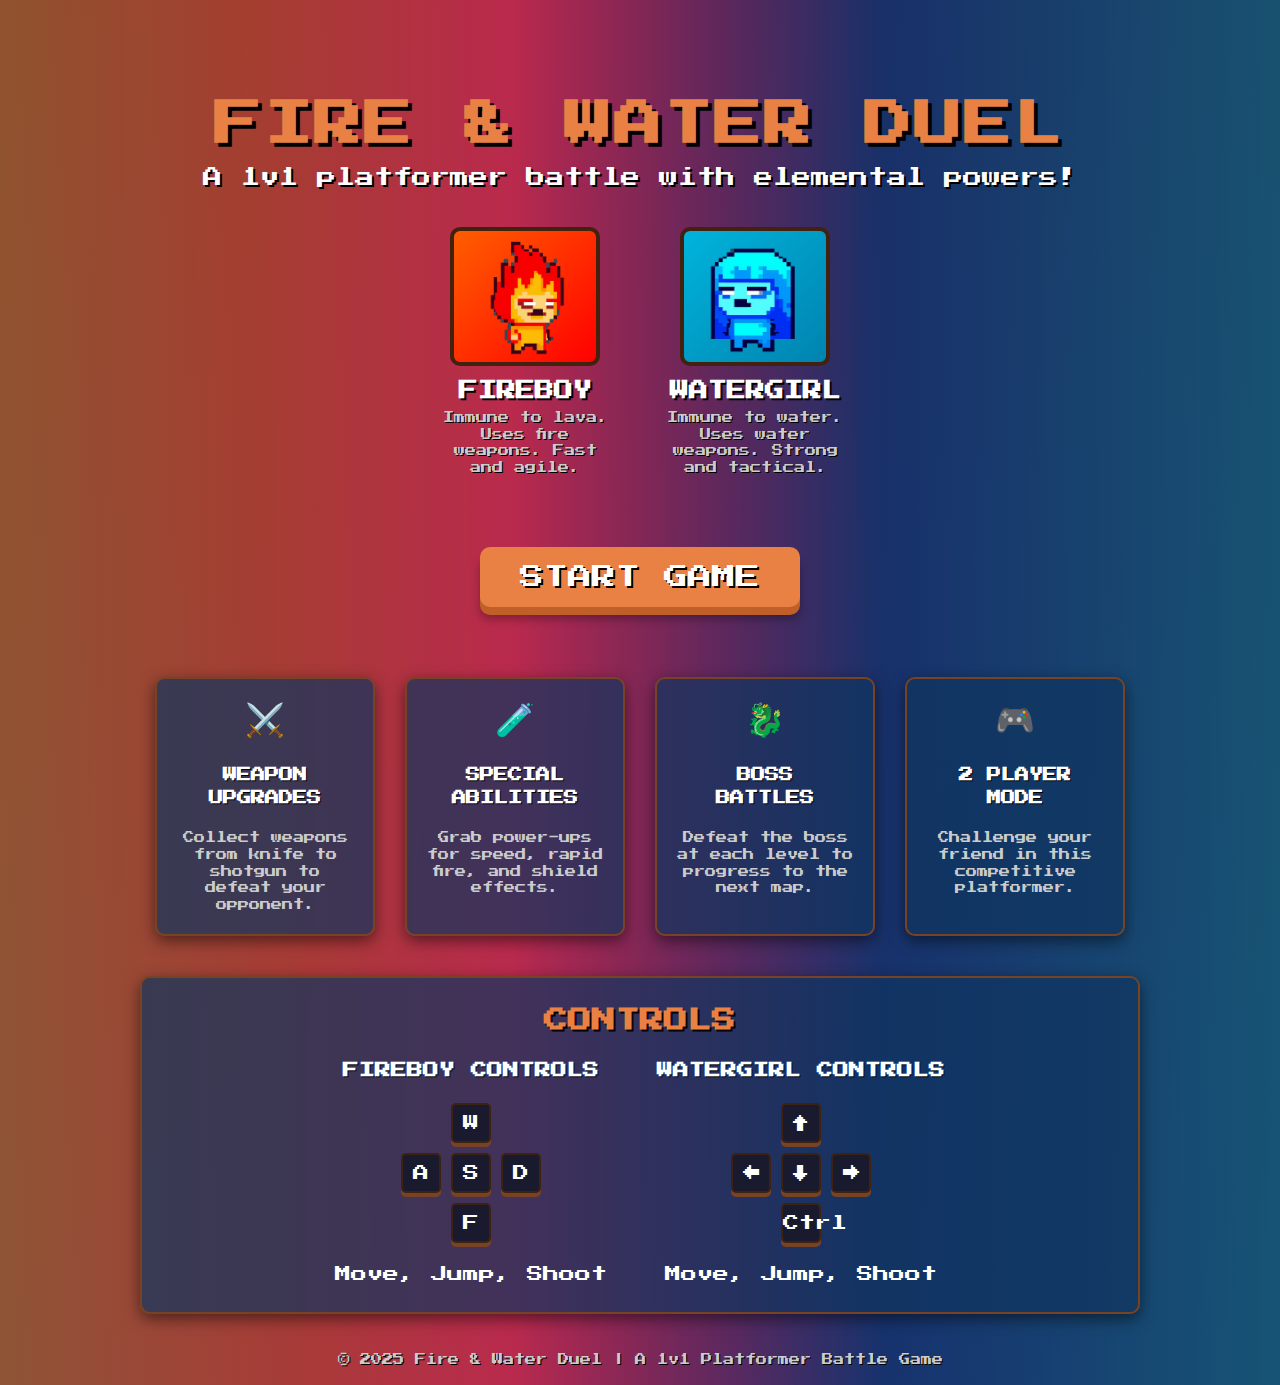
<file: index.html>
<!DOCTYPE html>
<html lang="en">
<head>
    <meta charset="UTF-8">
    <meta name="viewport" content="width=device-width, initial-scale=1.0">
    <title>Fire & Water Duel</title>
</head>
<body>
    <script>
        // Redirect to home screen
        window.location.href = 'HomeScreen/HomeScreen.html';
    </script>
</body>
</html>
</file>
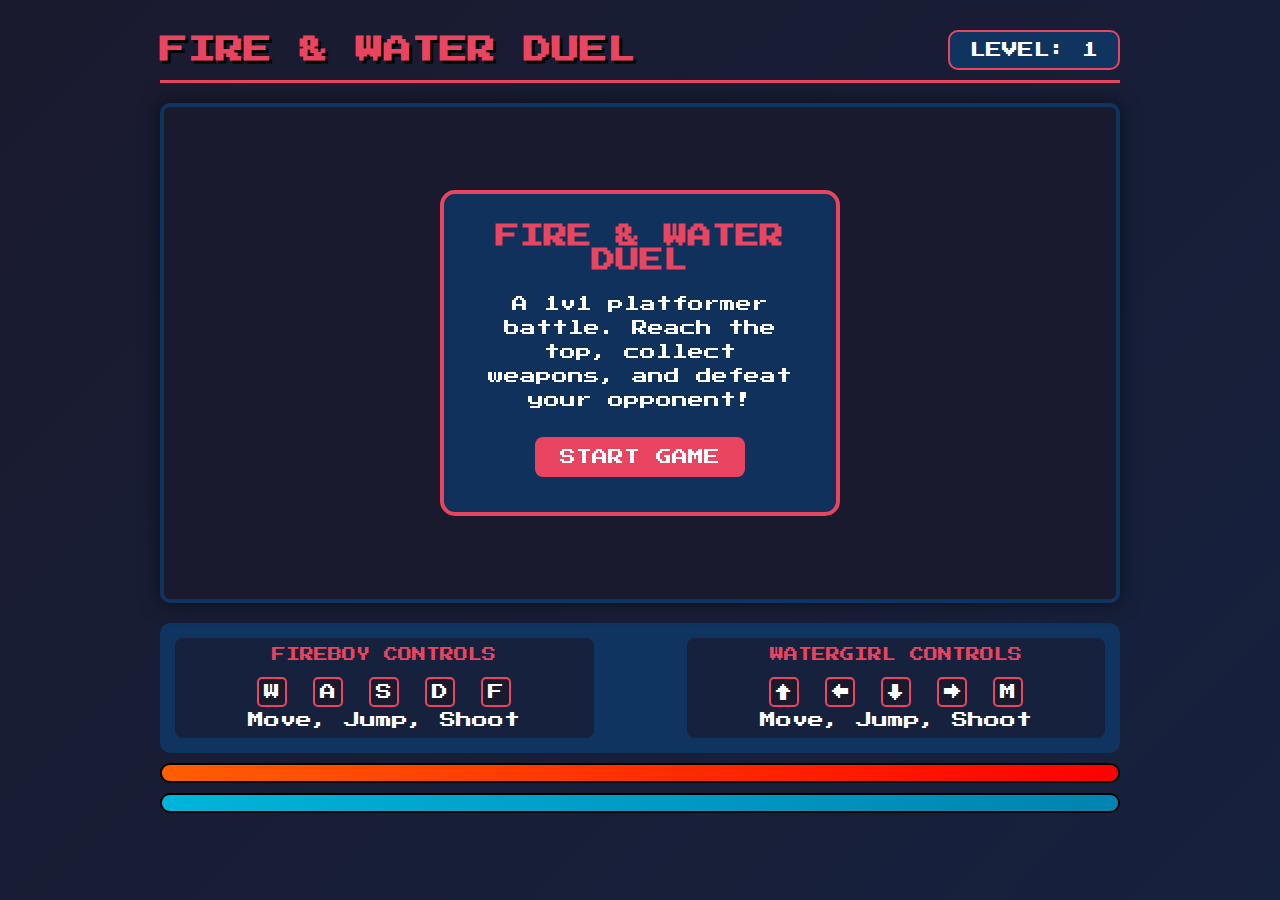
<file: Game.html>
<!DOCTYPE html>
<html lang="en">
<head>
    <meta charset="UTF-8">
    <meta name="viewport" content="width=device-width, initial-scale=1.0">
    <title>Fire & Water Duel</title>
    <link rel="stylesheet" href="Game.css">
    <link href="https://fonts.googleapis.com/css2?family=Press+Start+2P&display=swap" rel="stylesheet">
</head>
</head>
<body>
    <div id="game-container">
        <div id="game-header">
            <h1 id="game-title">FIRE & WATER DUEL</h1>
            <div id="score-board">
                <span>LEVEL: 1</span>
            </div>
        </div>
        
        <div id="boss-health" class="hidden">
            <div id="boss-health-fill"></div>
        </div>
        
        <div id="game-canvas-container">
            <canvas id="game-canvas"></canvas>
            
            <div id="game-status">
                <h2 id="status-title">FIRE & WATER DUEL</h2>
                <p id="status-message">A 1v1 platformer battle. Reach the top, collect weapons, and defeat your opponent!</p>
                <button id="start-button">START GAME</button>
                <button id="reset-button" class="hidden">RESTART</button>
            </div>
        </div>
        
        <div id="controls">
            <div class="player-controls">
                <div class="player-title">FIREBOY CONTROLS</div>
                <div>
                    <span class="key">W</span>
                    <span class="key">A</span>
                    <span class="key">S</span>
                    <span class="key">D</span>
                    <span class="key">F</span>
                </div>
                <div>Move, Jump, Shoot</div>
            </div>
            
            <div class="player-controls">
                <div class="player-title">WATERGIRL CONTROLS</div>
                <div>
                    <span class="key">↑</span>
                    <span class="key">←</span>
                    <span class="key">↓</span>
                    <span class="key">→</span>
                    <span class="key">M</span>
                </div>
                <div>Move, Jump, Shoot</div>
            </div>
        </div>
        
        <div id="health-bars">
            <div class="health-bar" id="fireboy-health">
                <div class="health-fill" style="width: 100%"></div>
            </div>
            <div class="health-bar" id="watergirl-health">
                <div class="health-fill" style="width: 100%"></div>
            </div>
        </div>
    </div>
    <script src="Game.js"></script>
</body>
</html>
</file>
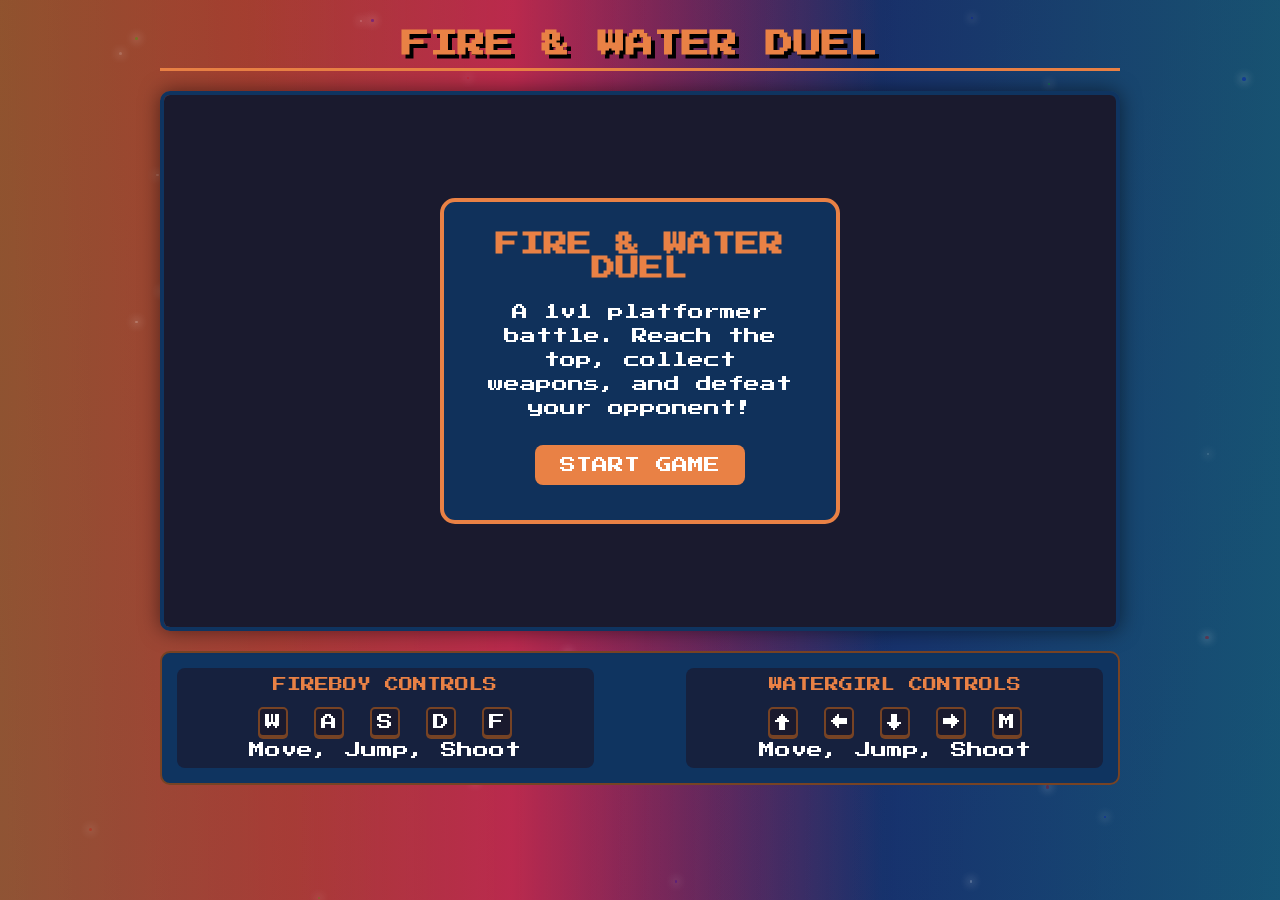
<file: game/Game.html>
<!DOCTYPE html>
<html lang="en">
<head>
    <meta charset="UTF-8">
    <meta name="viewport" content="width=device-width, initial-scale=1.0">
    <title>Fire & Water Duel</title>
    <link rel="stylesheet" href="Game.css">
    <link href="https://fonts.googleapis.com/css2?family=Press+Start+2P&display=swap" rel="stylesheet">
</head>
<body>
<div style="display: flex; flex-direction: row; align-items: flex-start;">
    <div class="stars-bg"></div>
    <div id="game-container">
        <div id="game-header">
            <h1 id="game-title">FIRE & WATER DUEL</h1>
        </div>
        
        <div id="boss-health" class="hidden">
            <div id="boss-health-fill"></div>
        </div>
        
        <div id="game-canvas-container">
            <canvas id="game-canvas"></canvas>
            
            <div id="game-status">
                <h2 id="status-title">FIRE & WATER DUEL</h2>
                <p id="status-message">A 1v1 platformer battle. Reach the top, collect weapons, and defeat your opponent!</p>
                <button id="start-button">START GAME</button>
                <button id="reset-button" class="hidden">RESTART</button>
            </div>
        </div>
        
        <div id="controls">
            <div class="player-controls">
                <div class="player-title">FIREBOY CONTROLS</div>
                <div>
                    <span class="key">W</span>
                    <span class="key">A</span>
                    <span class="key">S</span>
                    <span class="key">D</span>
                    <span class="key">F</span>
                </div>
                <div>Move, Jump, Shoot</div>
            </div>
            
            <div class="player-controls">
                <div class="player-title">WATERGIRL CONTROLS</div>
                <div>
                    <span class="key">↑</span>
                    <span class="key">←</span>
                    <span class="key">↓</span>
                    <span class="key">→</span>
                    <span class="key">M</span>
                </div>
                <div>Move, Jump, Shoot</div>
            </div>
        </div>
    </div>
</div>
<script src="Game.js"></script>
</body>
</html>
</file>
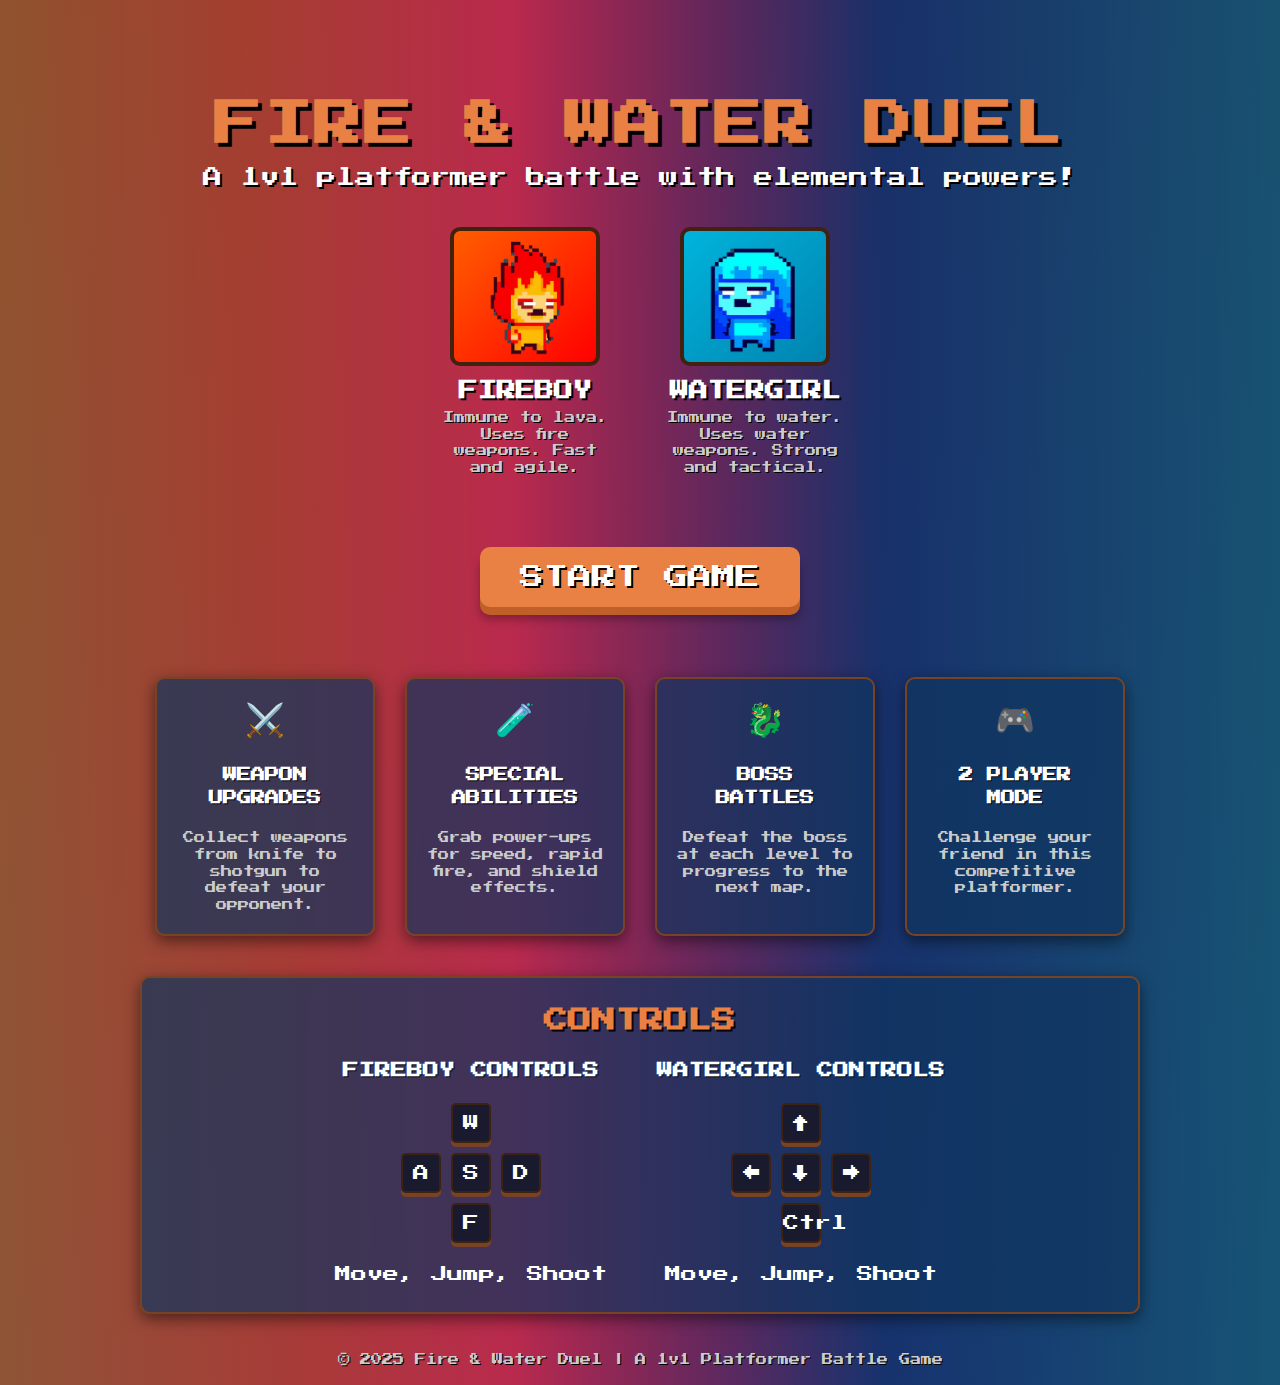
<file: HomeScreen/HomeScreen.html>
<!DOCTYPE html>
<html lang="en">
<head>
    <meta charset="UTF-8">
    <meta name="viewport" content="width=device-width, initial-scale=1.0">
    <title>Fire & Water Duel - Homepage</title>
    <link rel="stylesheet" href="HomeScreen.css">
    <link href="https://fonts.googleapis.com/css2?family=Press+Start+2P&display=swap" rel="stylesheet">
    
</head>
<body>
    <div class="container">
        <header>
            <h1 class="game-title">FIRE & WATER DUEL</h1>
            <p class="subtitle">A 1v1 platformer battle with elemental powers!</p>
        </header>
        
        <div class="characters-container">
            <div class="character fireboy">
                <div class="character-img">
                    <img src="../Image Reference/fireboy.png" alt="Fireboy" style="width:100%;height:100%;object-fit:contain;" />
                </div>
                <h3 class="character-name">FIREBOY</h3>
                <p class="character-desc">Immune to lava. Uses fire weapons. Fast and agile.</p>
            </div>
            
            <div class="character watergirl">
                <div class="character-img">
                    <img src="../Image Reference/watergirl.png" alt="Watergirl" style="width:100%;height:100%;object-fit:contain;" />
                </div>
                <h3 class="character-name">WATERGIRL</h3>
                <p class="character-desc">Immune to water. Uses water weapons. Strong and tactical.</p>
            </div>
        </div>
        
        <button class="start-btn" id="start-button">START GAME</button>
        
        <div class="features">
            <div class="feature">
                <div class="feature-icon">⚔️</div>
                <h3 class="feature-title">WEAPON UPGRADES</h3>
                <p class="feature-desc">Collect weapons from knife to shotgun to defeat your opponent.</p>
            </div>
            
            <div class="feature">
                <div class="feature-icon">🧪</div>
                <h3 class="feature-title">SPECIAL ABILITIES</h3>
                <p class="feature-desc">Grab power-ups for speed, rapid fire, and shield effects.</p>
            </div>
            
            <div class="feature">
                <div class="feature-icon">🐉</div>
                <h3 class="feature-title">BOSS BATTLES</h3>
                <p class="feature-desc">Defeat the boss at each level to progress to the next map.</p>
            </div>
            
            <div class="feature">
                <div class="feature-icon">🎮</div>
                <h3 class="feature-title">2 PLAYER MODE</h3>
                <p class="feature-desc">Challenge your friend in this competitive platformer.</p>
            </div>
        </div>
        
        <div class="controls">
            <h2 class="controls-title">CONTROLS</h2>
            <div class="controls-grid">
                <div class="player-controls">
                    <h3 class="player-title">FIREBOY CONTROLS</h3>
                    <div class="key-row">
                        <div class="key">W</div>
                    </div>
                    <div class="key-row">
                        <div class="key">A</div>
                        <div class="key">S</div>
                        <div class="key">D</div>
                    </div>
                    <div class="key-row">
                        <div class="key">F</div>
                    </div>
                    <p style="margin-top:18px;">Move, Jump, Shoot</p>
                </div>
                
                <div class="player-controls">
                    <h3 class="player-title">WATERGIRL CONTROLS</h3>
                    <div class="key-row">
                        <div class="key">↑</div>
                    </div>
                    <div class="key-row">
                        <div class="key">←</div>
                        <div class="key">↓</div>
                        <div class="key">→</div>
                    </div>
                    <div class="key-row">
                        <div class="key key-ctrl">Ctrl</div>
                    </div>
                    <p style="margin-top:18px;">Move, Jump, Shoot</p>
                </div>
            </div>
        </div>
        
        <footer>
            <p>© 2025 Fire & Water Duel | A 1v1 Platformer Battle Game</p>
        </footer>
    </div>
    <script src="HomeScreen.js"></script>
    
</body>
</html>
</file>
<file: Game.css>
* {
            margin: 0;
            padding: 0;
            box-sizing: border-box;
            font-family: 'Press Start 2P', cursive, Arial, sans-serif;
        }
        
        body {
            background: linear-gradient(135deg, #1a1a2e 0%, #16213e 100%);
            color: #fff;
            overflow: hidden;
            height: 100vh;
        }
        
        #game-container {
            width: 100%;
            max-width: 1000px;
            margin: 0 auto;
            padding: 20px;
            position: relative;
        }
        
        #game-header {
            display: flex;
            justify-content: space-between;
            align-items: center;
            padding: 10px 0;
            border-bottom: 3px solid #e94560;
            margin-bottom: 20px;
        }
        
        #game-title {
            color: #e94560;
            text-shadow: 3px 3px 0 #000;
            font-size: 28px;
        }
        
        #score-board {
            background: #0f3460;
            padding: 10px 20px;
            border-radius: 10px;
            border: 2px solid #e94560;
        }
        
        #game-canvas-container {
            position: relative;
            width: 100%;
            height: 500px;
            border: 4px solid #0f3460;
            border-radius: 10px;
            overflow: hidden;
            box-shadow: 0 0 20px rgba(0, 0, 0, 0.5);
        }
        
        #game-canvas {
            background: #1a1a2e;
            width: 100%;
            height: 100%;
        }
        
        #controls {
            display: flex;
            justify-content: space-between;
            margin-top: 20px;
            padding: 15px;
            background: #0f3460;
            border-radius: 10px;
        }
        
        .player-controls {
            text-align: center;
            padding: 10px;
            background: #16213e;
            border-radius: 8px;
            width: 45%;
        }
        
        .player-title {
            color: #e94560;
            margin-bottom: 10px;
            font-size: 14px;
        }
        
        .key {
            display: inline-block;
            width: 30px;
            height: 30px;
            background: #1a1a2e;
            border: 2px solid #e94560;
            border-radius: 5px;
            text-align: center;
            line-height: 26px;
            margin: 5px;
        }
        
        #game-status {
            position: absolute;
            top: 50%;
            left: 50%;
            transform: translate(-50%, -50%);
            background: rgba(15, 52, 96, 0.9);
            padding: 30px;
            border-radius: 15px;
            border: 4px solid #e94560;
            text-align: center;
            z-index: 100;
            width: 80%;
            max-width: 400px;
        }
        
        #status-title {
            color: #e94560;
            margin-bottom: 20px;
            font-size: 24px;
        }
        
        #status-message {
            margin-bottom: 20px;
            line-height: 1.5;
        }
        
        #start-button, #reset-button {
            background: #e94560;
            color: #fff;
            border: none;
            padding: 12px 25px;
            border-radius: 8px;
            font-size: 16px;
            cursor: pointer;
            transition: all 0.3s;
            margin: 5px;
        }
        
        #start-button:hover, #reset-button:hover {
            background: #ff6b81;
            transform: scale(1.05);
        }
        
        .health-bar {
            height: 20px;
            background: #333;
            border-radius: 10px;
            margin: 10px 0;
            overflow: hidden;
            border: 2px solid #000;
        }
        
        .health-fill {
            height: 100%;
            transition: width 0.3s;
        }
        
        #fireboy-health .health-fill {
            background: linear-gradient(90deg, #ff5e00 0%, #ff0000 100%);
        }
        
        #watergirl-health .health-fill {
            background: linear-gradient(90deg, #00b4db 0%, #0083b0 100%);
        }
        
        .ability {
            display: inline-block;
            width: 30px;
            height: 30px;
            border-radius: 50%;
            margin: 0 5px;
            border: 2px solid #fff;
        }
        
        .ability.fire {
            background: radial-gradient(circle, #ff9a00 0%, #ff0000 100%);
        }
        
        .ability.water {
            background: radial-gradient(circle, #00b4db 0%, #0083b0 100%);
        }
        
        .hidden {
            display: none;
        }
        
        #boss-health {
            position: absolute;
            top: 10px;
            left: 50%;
            transform: translateX(-50%);
            width: 60%;
            height: 20px;
            background: #333;
            border-radius: 10px;
            overflow: hidden;
            border: 2px solid #000;
            z-index: 10;
        }
        
        #boss-health-fill {
            height: 100%;
            width: 100%;
            background: linear-gradient(90deg, #9c27b0 0%, #673ab7 100%);
            transition: width 0.3s;
        }
</file>
<file: game/Game.css>
* {
            margin: 0;
            padding: 0;
            box-sizing: border-box;
            font-family: 'Press Start 2P', cursive, Arial, sans-serif;
        }
        
        body {
           background: 
                linear-gradient(135deg, #1a1a2e 0%, #16213e 100%), /* base dark */
                linear-gradient(90deg, rgba(255, 136, 0, 0.514) 0%, rgba(236, 49, 2, 0.767) 40%, transparent 70%), /* fire left */
                linear-gradient(270deg, rgba(1, 197, 241, 0.308) 0%, rgba(12, 0, 172, 0.4) 60%, transparent 100%); /* water right */
            background-blend-mode: lighten, lighten, normal;
            color: #fff;
            overflow: hidden;
            height: 100vh;
        }
        
        #game-container {
            width: 100%;
            max-width: 1000px;
            margin: 0 auto;
            padding: 20px;
            position: relative;
        }
        
        #game-header {
            display: flex;
            justify-content: space-between;
            align-items: center;
            padding: 10px 0;
            border-bottom: 3px solid #e98145;
            margin-bottom: 20px;
        }
        
        #game-title {
            color: #e98145;
            text-shadow: 4px 4px 0 #000;
            font-size: 28px;
            text-align: center;
            flex: 1;
        }
        
        #game-canvas-container {
            position: relative;
            width: 100%;
            height: 540px;
            border: 4px solid #0f3460;
            border-radius: 10px;
            overflow: hidden;
            box-shadow: 0 0 20px rgba(0, 0, 0, 0.5);
        }
        
        #game-canvas {
            background: #1a1a2e;
            width: 100%;
            height: 100%;
        }
        
        #controls {
            display: flex;
            justify-content: space-between;
            margin-top: 20px;
            padding: 15px;
            background: #0f3460;
            border-radius: 10px;
            border: 2px solid #774324;
        }
        
        .player-controls {
            text-align: center;
            padding: 10px;
            background: #16213e;
            border-radius: 8px;
            width: 45%;
        }
        
        .player-title {
            color: #e98145;
            margin-bottom: 10px;
            font-size: 14px;
        }
        
        .key {
            display: inline-block;
            width: 30px;
            height: 30px;
            background: #1a1a2e;
            border: 2px solid #774324;
            border-radius: 5px;
            text-align: center;
            line-height: 26px;
            margin: 5px;
            box-shadow: 0 2px 0 #774324;
        }
        
        #game-status {
            position: absolute;
            top: 50%;
            left: 50%;
            transform: translate(-50%, -50%);
            background: rgba(15, 52, 96, 0.9);
            padding: 30px;
            border-radius: 15px;
            border: 4px solid #e98145;
            text-align: center;
            z-index: 100;
            width: 80%;
            max-width: 400px;
        }
        
        #status-title {
            color: #e98145;
            margin-bottom: 20px;
            font-size: 24px;
        }
        
        #status-message {
            margin-bottom: 20px;
            line-height: 1.5;
        }
        
        #start-button, #reset-button {
            background: #e98145;
            color: #fff;
            border: none;
            padding: 12px 25px;
            border-radius: 8px;
            font-size: 16px;
            cursor: pointer;
            transition: all 0.3s;
            margin: 5px;
        }
        
        #start-button:hover, #reset-button:hover {
            background: #964b20;
            transform: scale(1.05);
        }
        
        .health-bar {
            height: 20px;
            background: #333;
            border-radius: 10px;
            margin: 10px 0;
            overflow: hidden;
            border: 2px solid #000;
        }
        
        .health-fill {
            height: 100%;
            transition: width 0.3s;
        }
        
        #fireboy-health .health-fill {
            background: linear-gradient(90deg, #ff5e00 0%, #ff0000 100%);
        }
        
        #watergirl-health .health-fill {
            background: linear-gradient(90deg, #00b4db 0%, #0083b0 100%);
        }
        
        .ability {
            display: inline-block;
            width: 30px;
            height: 30px;
            border-radius: 50%;
            margin: 0 5px;
            border: 2px solid #fff;
        }
        
        .ability.fire {
            background: radial-gradient(circle, #ff9a00 0%, #ff0000 100%);
        }
        
        .ability.water {
            background: radial-gradient(circle, #00b4db 0%, #0083b0 100%);
        }
        
        .hidden {
            display: none;
        }
        
        #boss-health {
            position: absolute;
            top: 10px;
            left: 50%;
            transform: translateX(-50%);
            width: 60%;
            height: 20px;
            background: #333;
            border-radius: 10px;
            overflow: hidden;
            border: 2px solid #000;
            z-index: 10;
        }
        
        #boss-health-fill {
            height: 100%;
            width: 100%;
            background: linear-gradient(90deg, #9c27b0 0%, #673ab7 100%);
            transition: width 0.3s;
        }

         .stars-bg {
            position: fixed;
            top: 0; left: 0; right: 0; bottom: 0;
            width: 100vw;
            height: 100vh;
            pointer-events: none;
            z-index: -1;
            overflow: hidden;
        }
        .star {
            position: absolute;
            border-radius: 50%;
            background: white;
            opacity: 0.25;
            z-index: 0;
            box-shadow: 0 0 8px 2px #fff, 0 0 16px 4px #fff2;
            animation: sparkle 2s infinite ease-in-out;
        }
        
        @keyframes sparkle {
            0%, 100% { opacity: 0.25; transform: scale(1); }
            50% { opacity: 0.5; transform: scale(1.3); }
        }
</file>
<file: HomeScreen/HomeScreen.css>
* {
            margin: 0;
            padding: 0;
            box-sizing: border-box;
            font-family: 'Press Start 2P', cursive, Arial, sans-serif;
        }
        
        body {
            background: 
                linear-gradient(135deg, #1a1a2e 0%, #16213e 100%), /* base dark */
                linear-gradient(90deg, rgba(255, 136, 0, 0.514) 0%, rgba(236, 49, 2, 0.767) 40%, transparent 70%), /* fire left */
                linear-gradient(270deg, rgba(1, 197, 241, 0.308) 0%, rgba(12, 0, 172, 0.4) 60%, transparent 100%); /* water right */
            background-blend-mode: lighten, lighten, normal;
            color: #fff;
            overflow-x: hidden;
            min-height: 100vh;
            display: flex;
            flex-direction: column;
            align-items: center;
            justify-content: center;
            padding: 20px;
        }
        
        .container {
            max-width: 1000px;
            width: 100%;
            text-align: center;
        }
        
        header {
            padding-top: 80px;
            margin-bottom: 40px;
            position: relative;
        }
        
        .game-title {
            color:#e98145;
            text-shadow: 4px 4px 0 #000;
            font-size: 3rem;
            margin-bottom: 20px;
            letter-spacing: 2px;
        }
        
        .subtitle {
            color: #fff;
            font-size: 1.2rem;
            margin-bottom: 30px;
            text-shadow: 2px 2px 0 #000;
        }
        
        .characters-container {
            display: flex;
            justify-content: center;
            gap: 50px;
            margin: 40px 0;
        }
        
        .character {
            position: relative;
            width: 180px;
            height: 250px;
            display: flex;
            flex-direction: column;
            align-items: center;
        }
        
        .character-img {
            width: 150px;
            height: 150px;
            background: linear-gradient(135deg, #ff5e00 0%, #ff0000 100%);
            border: 4px solid #42220f;
            border-radius: 10px;
            margin-bottom: 15px;
            position: relative;
            overflow: hidden;
        }
        
        .watergirl .character-img {
            background: linear-gradient(135deg, #00b4db 0%, #0083b0 100%);
        }
        
        .character-name {
            color: #fff;
            font-size: 1.2rem;
            margin-bottom: 10px;
            text-shadow: 2px 2px 0 #000;
        }
        
        .character-desc {
            color: #ccc;
            font-size: 0.7rem;
            line-height: 1.5;
            text-shadow: 1px 1px 0 #000;
        }
        
    
        
        .start-btn {
            background: #e98145;
            color: #fff;
            border: none;
            padding: 18px 40px;
            border-radius: 10px;
            font-size: 1.5rem;
            cursor: pointer;
            transition: all 0.3s;
            margin: 30px 0;
            text-shadow: 2px 2px 0 #000;
            box-shadow: 0 8px 0 #c05f27, 0 12px 10px rgba(0, 0, 0, 0.3);
            position: relative;
            overflow: hidden;
        }
        
        .start-btn:hover {
            background: #964b20;
            transform: translateY(2px);
            box-shadow: 0 6px 0 #774324, 0 8px 6px rgba(0, 0, 0, 0.3);
        }
        
        .start-btn:active {
            transform: translateY(4px);
            box-shadow: 0 4px 0 #774324, 0 6px 4px rgba(0, 0, 0, 0.3);
        }
        
        .features {
            display: flex;
            flex-wrap: wrap;
            justify-content: center;
            gap: 30px;
            margin: 40px 0;
        }
        
        .feature {
            background: rgba(15, 52, 96, 0.7);
            border-radius: 10px;
            padding: 20px;
            width: 220px;
            border: 2px solid #774324;
            box-shadow: 0 5px 15px rgba(0, 0, 0, 0.5);
        }
        
        .feature-icon {
            font-size: 2rem;
            margin-bottom: 15px;
            color: #774324;
        }
        
        .feature-title {
            color: #fff;
            font-size: 0.9rem;
            padding: 10px;
            line-height: 1.6;
            margin-bottom: 10px;
            text-shadow: 1px 1px 0 #000;
        }
        
        .feature-desc {
            color: #ccc;
            font-size: 0.7rem;
            line-height: 1.5;
        }
        
        .controls {
            background: rgba(15, 52, 96, 0.7);
            border-radius: 10px;
            padding: 30px;
            margin: 40px 0;
            border: 2px solid #774324;
            box-shadow: 0 5px 15px rgba(0, 0, 0, 0.5);
        }
        
        .controls-title {
            color: #e98145;
            font-size: 1.5rem;
            margin-bottom: 30px;
            text-shadow: 2px 2px 0 #000;
        }
        
        .controls-grid {
            display: flex;
            justify-content: center;
            gap: 50px;
        }
        
        .player-controls {
            text-align: center;
        }
        
        .player-title {
            color: #fff;
            margin-bottom: 20px;
            font-size: 1rem;
            text-shadow: 1px 1px 0 #000;
        }
        
        .key {
            display: inline-block;
            width: 40px;
            height: 40px;
            background: #1a1a2e;
            border: 2px solid #3d2212;
            border-radius: 5px;
            text-align: center;
            line-height: 36px;
            margin: 5px;
            box-shadow: 0 4px 0 #774324;
        }
        
        .key-row {
            display: flex;
            justify-content: center;
        }
        
        footer {
            margin-top: 40px;
            color: #ccc;
            font-size: 0.7rem;
            text-shadow: 1px 1px 0 #000;
        }
        
        @media (max-width: 768px) {
            .game-title {
                font-size: 2rem;
            }
            
            .characters-container {
                flex-direction: column;
                align-items: center;
                gap: 30px;
            }
            
            .controls-grid {
                flex-direction: column;
                gap: 30px;
            }
        }
        
        /* Pixel art elements */
        .pixel-art {
            position: absolute;
            pointer-events: none;
        }
        
        .pixel-1 {
            top: 10%;
            left: 5%;
            width: 20px;
            height: 20px;
            background: #ff5e00;
            box-shadow: 0 0 10px #ff5e00;
        }
        
        .pixel-2 {
            top: 20%;
            right: 10%;
            width: 15px;
            height: 15px;
            background: #00b4db;
            box-shadow: 0 0 10px #00b4db;
        }
        
        .pixel-3 {
            bottom: 30%;
            left: 15%;
            width: 25px;
            height: 25px;
            background: #e94560;
            box-shadow: 0 0 10px #e94560;
        }
        
        .pixel-4 {
            bottom: 20%;
            right: 5%;
            width: 18px;
            height: 18px;
            background: #00ff00;
            box-shadow: 0 0 10px #00ff00;
        }
        
        /* Animation for pixels */
        @keyframes float {
            0% { transform: translateY(0) rotate(0deg); }
            50% { transform: translateY(-10px) rotate(5deg); }
            100% { transform: translateY(0) rotate(0deg); }
        }
        
        .pixel-art {
            animation: float 3s ease-in-out infinite;
        }
        
        .pixel-2 {
            animation-delay: 0.5s;
        }
        
        .pixel-3 {
            animation-delay: 1s;
        }
        
        .pixel-4 {
            animation-delay: 1.5s;
        }

        .p{
            padding: 10px;
        }

        .stars-bg {
            position: fixed;
            top: 0; left: 0; right: 0; bottom: 0;
            width: 100vw;
            height: 100vh;
            pointer-events: none;
            z-index: -1;
            overflow: hidden;
        }
        .star {
            position: absolute;
            border-radius: 50%;
            background: white;
            opacity: 0.25;
            z-index: 0;
            box-shadow: 0 0 8px 2px #fff, 0 0 16px 4px #fff2;
            animation: sparkle 2s infinite ease-in-out;
        }
        
        @keyframes sparkle {
            0%, 100% { opacity: 0.25; transform: scale(1); }
            50% { opacity: 0.5; transform: scale(1.3); }
        }
</file>
